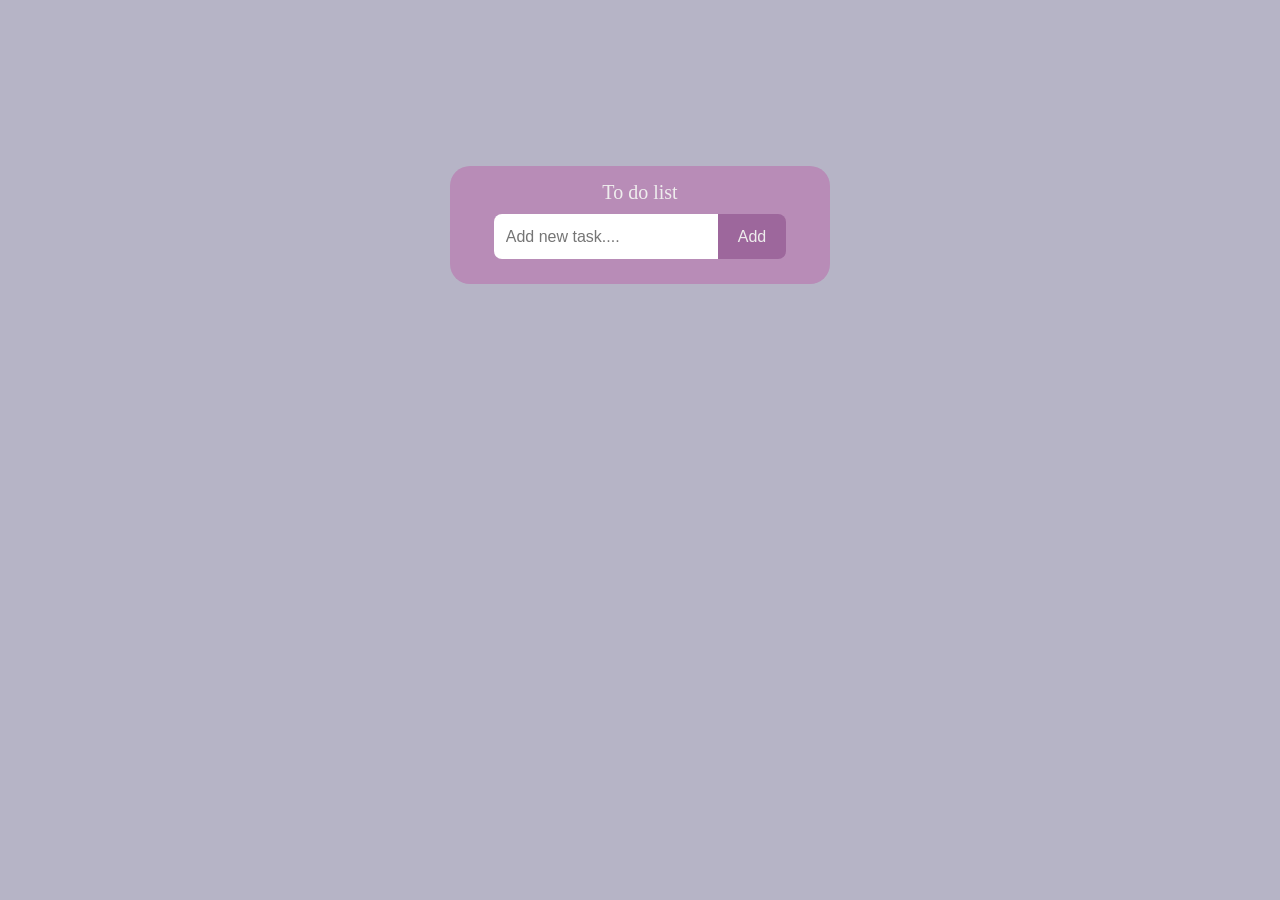
<file: simple-to-do/index.html>
<!DOCTYPE html>
<html lang="en">
<head>
    <meta charset="UTF-8">
    <meta name="viewport" content="width=device-width, initial-scale=1.0">
    <link rel="stylesheet" href="style.css">

    <title>To-do list</title>
</head>
<body>
    <div class="search-box">
        <label>To do list</label>
        <div class="input-box">
        <input type="text" id="taskInput" placeholder="Add new task...." required>
        <button class="btn" onclick="addtask()">Add</button>
        </div>
        <ul id="taskList"></ul>
    </div>
    <script src="todo.js"></script>
</body>
</html>
</file>
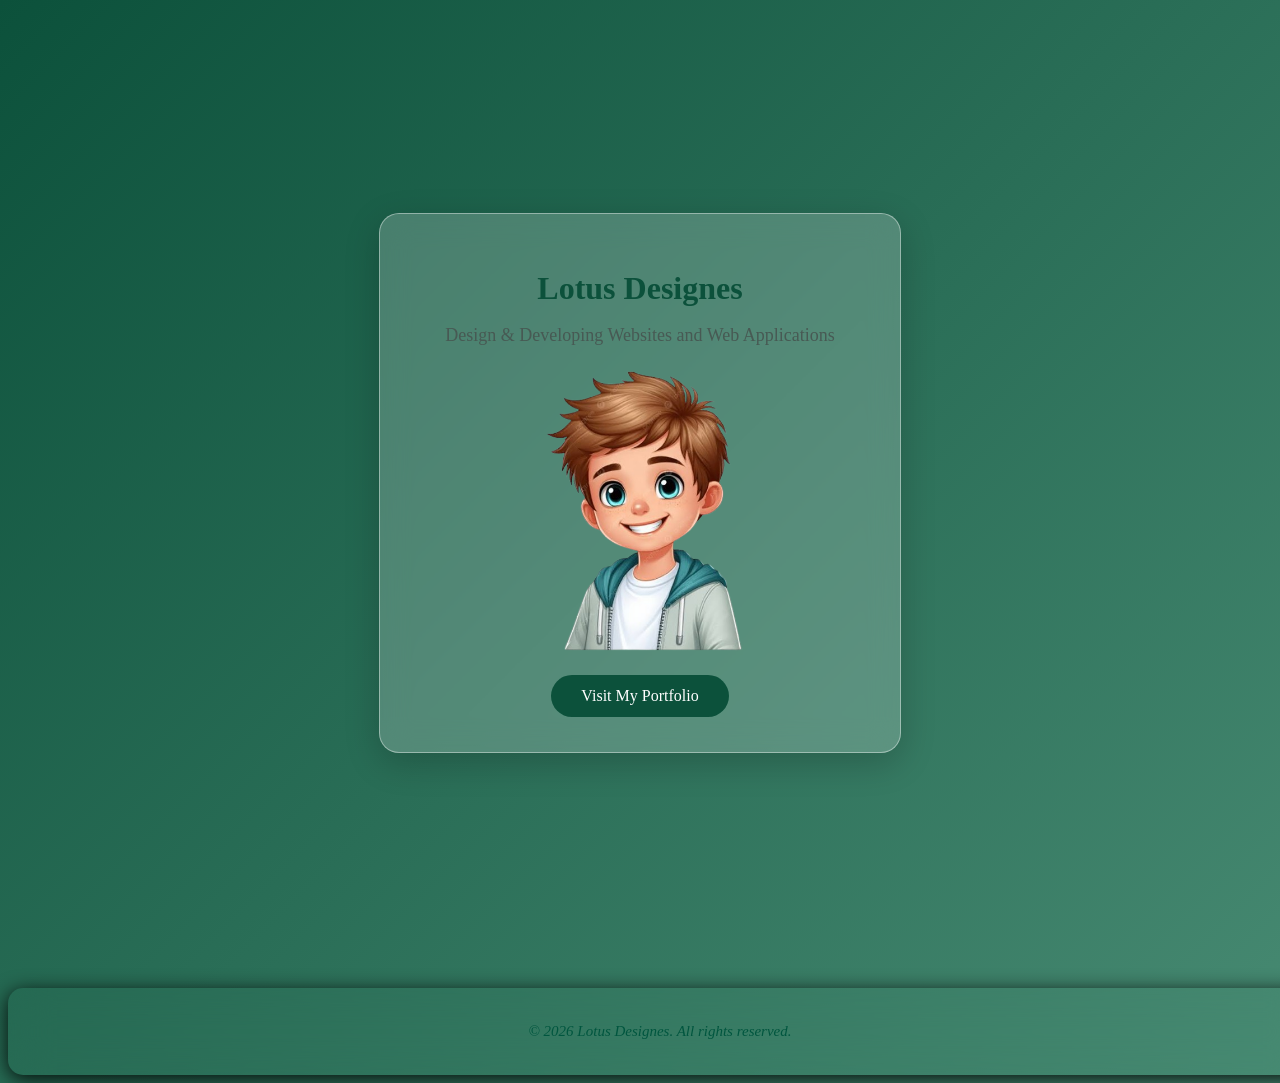
<file: currency_converter/about/index.html>
<!DOCTYPE html>
<html lang="en">
<head>
    <meta charset="UTF-8">
    <meta name="viewport" content="width=device-width, initial-scale=1.0">
    <title>Money Converter| About us</title>
      <!-- Website Icon -->
    <link rel="icon" type="image/png" href="Flat Currency Exchange Icon.png">

    <link rel="stylesheet" href="style.css">

</head>
<body>

    <main class="container">

        <div class="company-card">

            <!-- Company Name -->
            <h1 class="company-name">
                Lotus Designes
            </h1>

            <!-- Company Job -->
            <p class="company-job">
             Design & Developing Websites and Web Applications
            </p>

            <!-- Company   Image -->
            <div class="company-image">
                <img src="img/studentka2.png"
                     alt="company Profile">                 
            </div>

            <!-- Portfolio Button -->
            <a href="/index.html" class="portfolio-btn">
                Visit My Portfolio
            </a>

        </div>

    </main>

</body>
    <footer class="footer">
        <p>&copy; 2026 Lotus Designes. All rights reserved.</p>
    </footer>
</html>
</file>
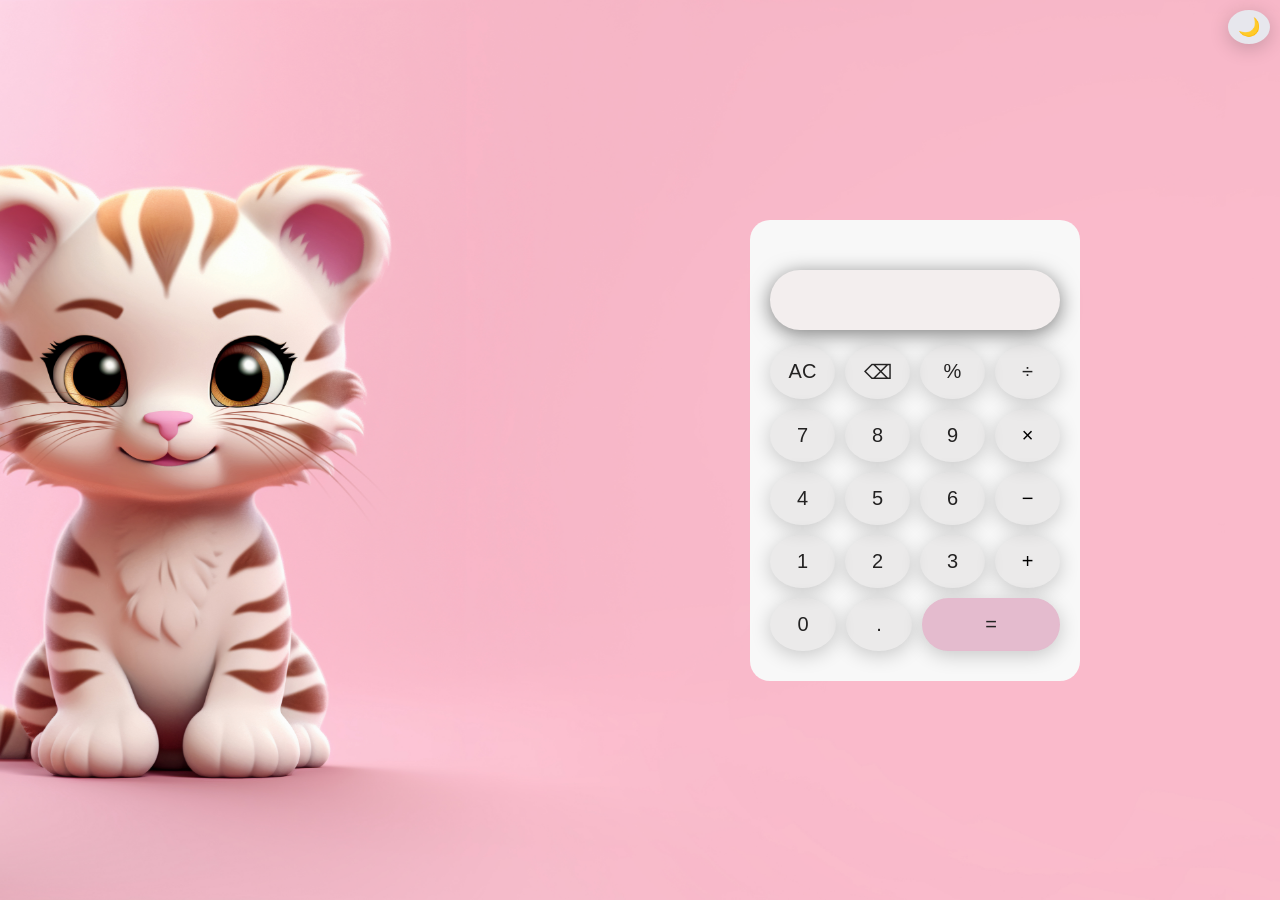
<file: calculator-app/front.html>
<!DOCTYPE html>
<html lang="ar">
<head>
  <meta charset="UTF-8">
  <title> pinky calculator</title>
  <meta name="viewport" content="width=device-width, initial-scale=1.0">
  <link rel="stylesheet" href="style.css">
</head>
<body>
  <div class="calculator">
    <input type="text" id="display" disabled>

    <div class="buttons">
      <div class="row">
        <button onclick="clearDisplay()">AC</button>
        <button onclick="deleteLast()">⌫</button>
        <button onclick="appendValue('%')">%</button>
        <button onclick="appendValue('/')">÷</button>
      </div>

      <div class="row">
        <button onclick="appendValue('7')">7</button>
        <button onclick="appendValue('8')">8</button>
        <button onclick="appendValue('9')">9</button>
        <button class="pink" onclick="appendValue('*')">×</button>
      </div>
      

      <div class="row">
        <button onclick="appendValue('4')">4</button>
        <button onclick="appendValue('5')">5</button>
        <button onclick="appendValue('6')">6</button>
        <button class="pink" onclick="appendValue('-')">−</button>
      </div>

      <div class="row">
        <button onclick="appendValue('1')">1</button>
        <button onclick="appendValue('2')">2</button>
        <button onclick="appendValue('3')">3</button>
        <button class="pink" onclick="appendValue('+')">+</button>
      </div>

      <div class="row">
        <button onclick="appendValue('0')">0</button>
        <button onclick="appendValue('.')">.</button>
        <button class="wide" onclick="calculate()">=</button>
      </div>
    </div>
  </div>

  <script src="calculate.js"></script>
  <button id="dark-mode-toggle" onclick="toggleDarkMode()">🌙</button>

</body>
</html>
</file>
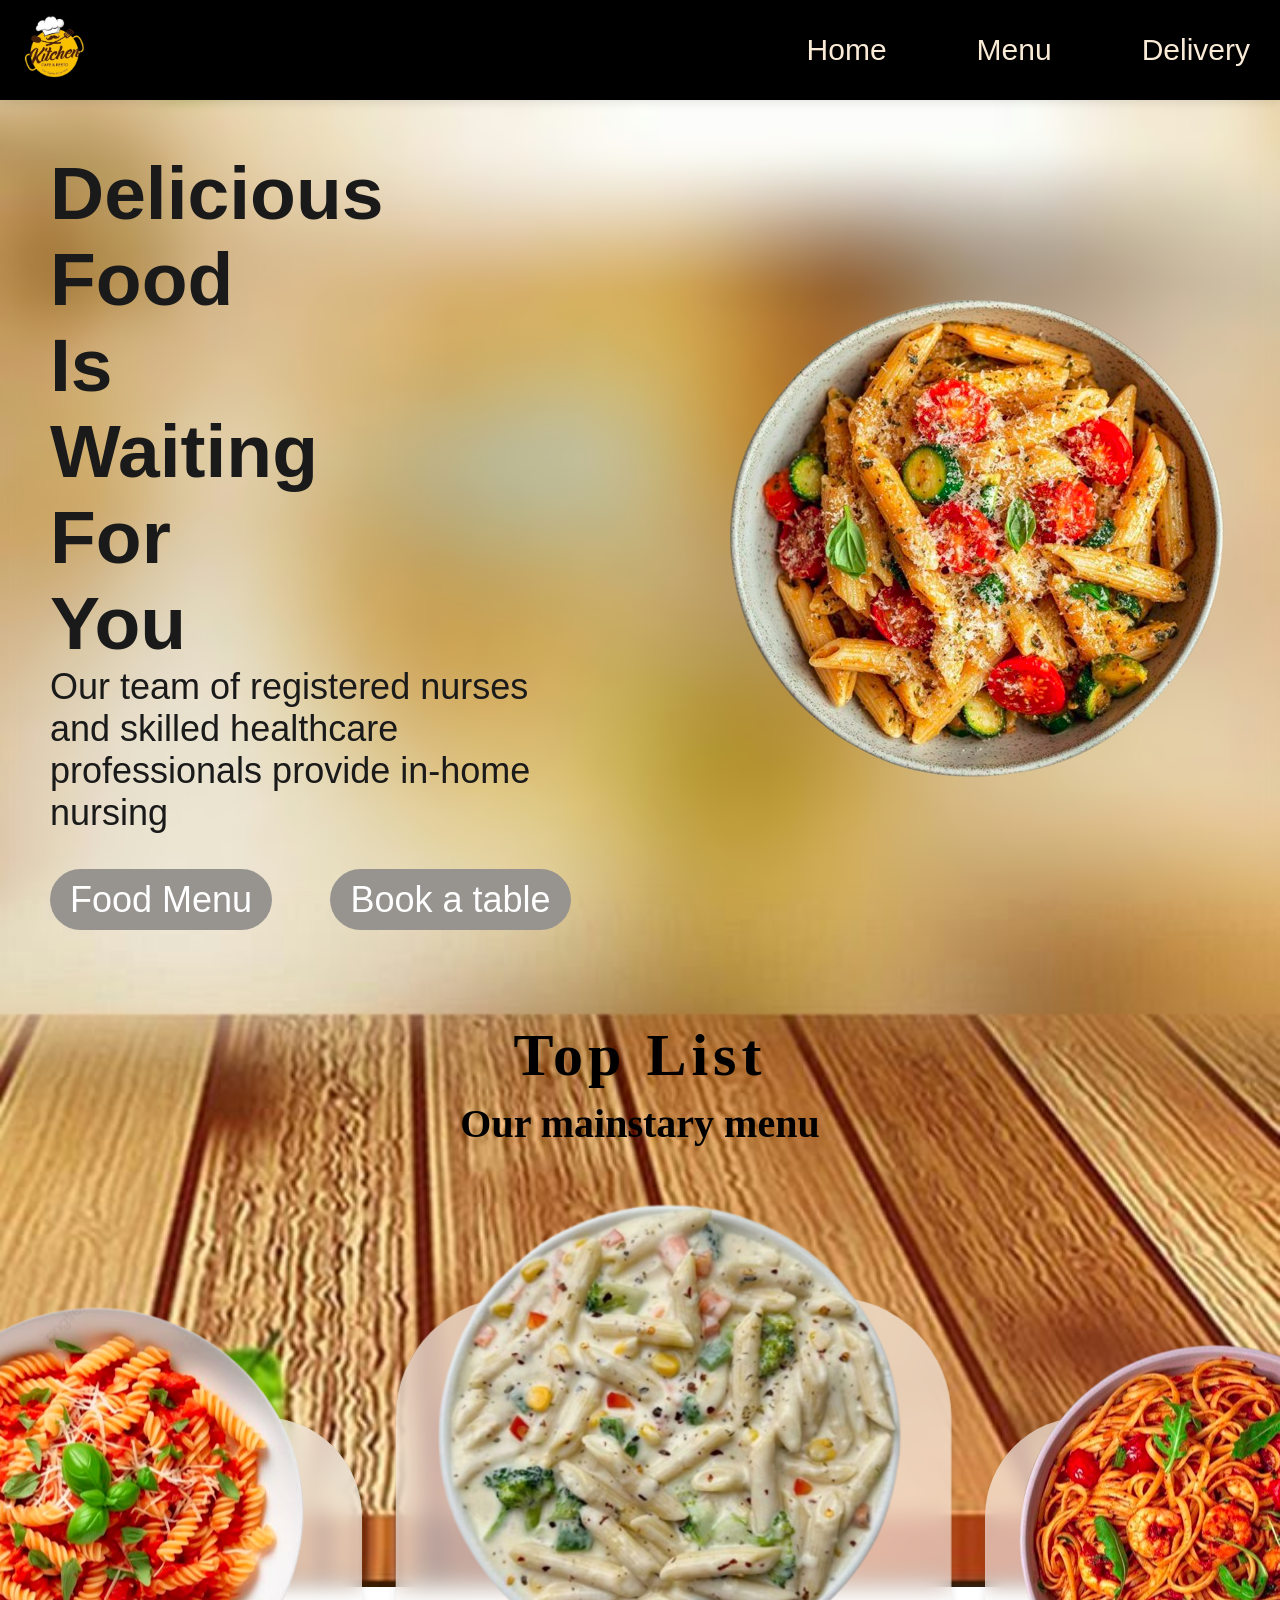
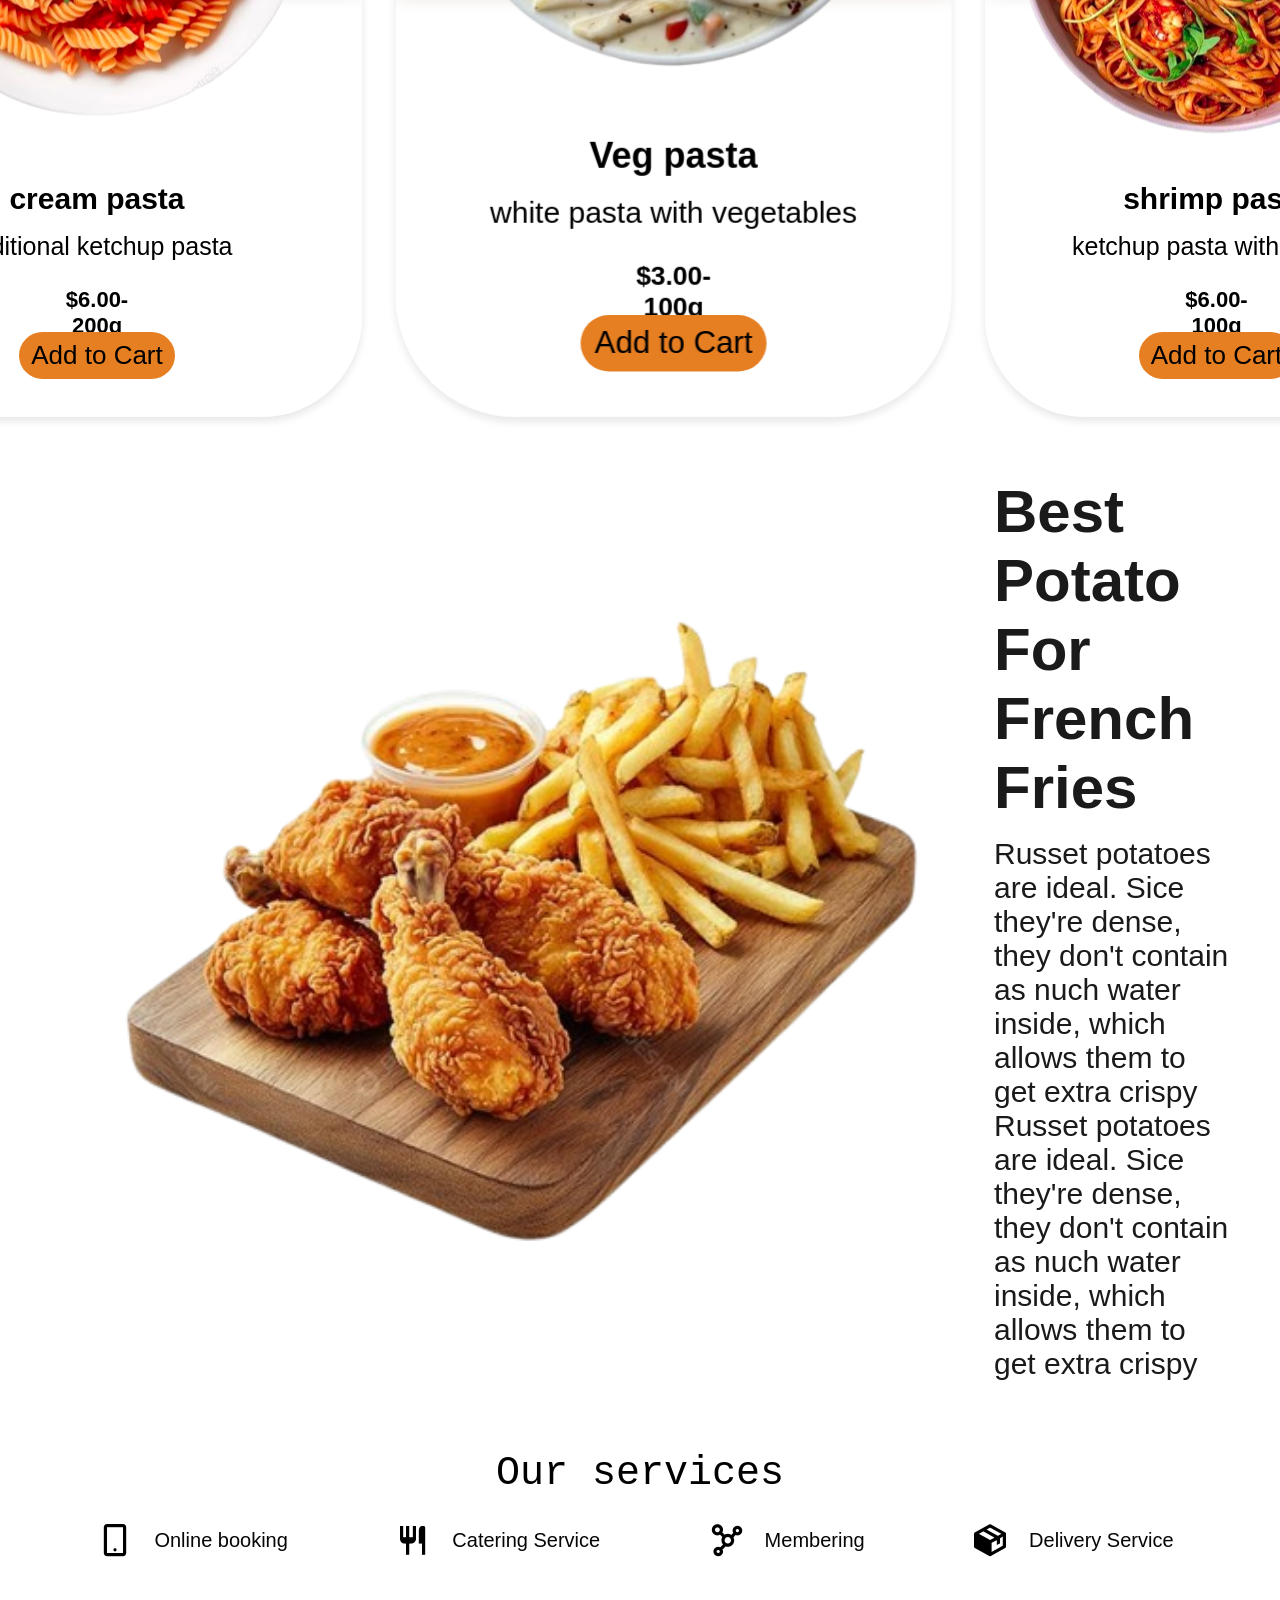
<file: restaurant-website/pastaweb.html>
<!DOCTYPE html>
<html lang="en">

<head>
    <meta charset="UTF-8">
    <meta name="viewport" content="width=device-width, initial-scale=1.0">
    <title>past-mini-restaurant</title>
    <link rel="stylesheet" href="pasta_style.css">
    <link href='https://unpkg.com/boxicons@2.1.4/css/boxicons.min.css' rel='stylesheet'>

</head>

<body>
    <header>
        <div class="logo">
            <img src="img/logoo.png" alt="Bakery Logo">
        </div>
        <nav>
            <ul>
                <li><a href="#">Home</a></li>
                <!-- href="#": The # is a placeholder URL, meaning the link currently does nothing (it stays on the same page). -->
                <li><a target="_blank" href="food_website/food.html">Menu</a></li>
                <li><a href="#">Delivery</a></li>
                <!-- <li><a href="#">Locations</a></li>
                <li><a href="#">Contact</a></li> -->
            </ul>
        </nav>
    </header>

    <section class="hero">

        <div class="hero-text">
            <h2>Delicious Food Is Waiting For You</h2>
            <p>Our team of registered nurses and skilled healthcare professionals provide in-home nursing</p>
            <a target="_blank" href="food_website/food.html" class="btn">Food Menu</a>
            <a href="#" class="btn2">Book a table</a>

        </div>

        <div class="hero-image">
            <img src="img/vegpas-removebg-preview.png" alt="main pasta">
        </div>
    </section>

    <section class="favorites">
        <h1>Top List</h1>
        <h2>Our mainstary menu</h2>
        <div class="table">
            <div class="product">
                <img class='psa' src="img/pasta3-removebg-preview.png" alt="cream pasta">
                <h3>cream pasta</h3>
                <span>traditional ketchup pasta </span>
                <h4>$6.00-200g</h4>
                <button>Add to Cart</button>
            </div>
            <div class="product">
                <img src="img/pasta1-removebg-preview.png" alt="veg pasta">
                <h3>Veg pasta</h3>
                <span>white pasta with vegetables</span>
                <h4>$3.00-100g</h4>
                <button>Add to Cart</button>
            </div>
            <div class="product">
                <img src="img/shrimp.png" alt="ketchup pasta">
                <h3>shrimp pasta</h3>
                <span>ketchup pasta with shrimp</span>
                <h4>$6.00-100g</h4>
                <button>Add to Cart</button>
            </div>

        </div>
    </section>

    <section class="fries">
        <div class="fries-image">
            <img src="img/fff-removebg-preview.png" alt="main pasta">
        </div>

        <div class="fries-text">
            <h1>Best Potato For French Fries </h1>
            <p>Russet potatoes are ideal.
                Sice they're dense, they
                don't contain as nuch water inside,
                which allows them to get extra crispy</p>
            <p>Russet potatoes are ideal.
                Sice they're dense, they
                don't contain as nuch water inside,
                which allows them to get extra crispy</p>
        </div>

    </section>


    <section class="dawi">
        <p>Our services</p>
        <ul>
            <li><i class='bx bx-mobile-alt'></i><a href="#">Online booking</a></li>
            <li><i class='bx bx-restaurant'></i><a href="#">Catering Service</a></li>
            <li><i class='bx bx-network-chart'></i><a href="#">Membering</a></li>
            <li><i class='bx bxs-package'></i><a href="#">Delivery Service</a></li>
            </ul>
    </section>

    <footer class="footer">
        <p>&copy; 2025 FoodEat. All rights reserved.</p>
    </footer>
</body>

</html>
</file>
<file: simple-to-do/style.css>
*{
    margin: 0;
    padding: 0;
}

body{
    background: rgb(182, 180, 198);
    display: flex;
    justify-content: center;
    align-items: center;
    min-height: 50vh;
}

.search-box{
    display: flex;
    flex-direction: column;
    justify-content: center;
    align-items: center;
    gap: 10px; 
    color:#eeeded;
    background: rgb(184, 140, 183);
    border-radius: 20px;
    width: 350px;
    /* height: 150px; */
    /* border: 4px solid rgba(18, 17, 17, 0.2); */
    font-size: 20px; 
    padding: 15px;
}

.input-box {
    display: flex;    
}


.input-box input, button{
    height: 45px;
    font-size: 16px;
    border:none;
    outline: none;
}

.input-box input{
    flex: 1;
    padding: 0 12px;
    border-radius: 8px 0 0 8px;
}

.input-box button{
    padding: 0 20px;
    cursor: pointer;
    border-radius: 0 8px 8px 0;
    background-color: rgb(157, 103, 156);
    color:#eeeded;
}



#taskList{
    list-style: none;
    width: 100%;
    padding: 0;
}

#taskList li{
    width: 80%;
    background: rgba(255,255,255,0.15);
    margin: 5px auto;
    padding: 8px 12px;
    border-radius: 10px;
    display: flex;
    justify-content: space-between;
    align-items: center;
    color: white;
    border: 1px solid rgba(255,255,255,0.3);
}

.delete-btn{
    background: red;
    border: none;
    color: white;
    border-radius: 50%;
    width: 24px;
    height: 24px;
    cursor: pointer;
    font-weight: bold;
}

.delete-btn:hover{
    background: rgb(173, 167, 167);
}
</file>
<file: currency_converter/about/style.css>
body {
    min-height: 100vh;
    background: linear-gradient(
        135deg,
        #0c513b,
        #478a72,
        #e8e1dc,
        #0c513b
    );
    background-size: 300% 300%;
    animation: gradientMove 12s ease infinite;
}

@keyframes gradientMove {
    0% {
        background-position: 0% 50%;
    }

    50% {
        background-position: 100% 50%;
    }

    100% {
        background-position: 0% 50%;
    }
}

@media (prefers-reduced-motion: reduce) {
    body {
        animation: none;
    }
}


/* Center Company Card */
.container {
    min-height: 100vh;
    display: flex;
    justify-content: center;
    align-items: center;
    padding: 25px;
}


/* Company Card */
.company-card {
    width: 100%;
    max-width: 450px;
    padding: 35px;
    text-align: center;

    background: rgba(255, 255, 255, 0.2);
    backdrop-filter: blur(15px);

    border: 1px solid rgba(255, 255, 255, 0.4);
    border-radius: 20px;

    box-shadow: 0 10px 35px rgba(0, 0, 0, 0.2);
}


/* Company Name */
.company-name {
    color: #0c513b;
    font-size: 32px;
    margin-bottom: 15px;
}

/* Company Description */
.company-job {
    color: #485a54;
    font-size: 18px;
    margin-bottom: 25px;
}

/* Company Image */
.company-image img {
    width: 100%;
    max-width: 280px;
    height: auto;
    object-fit: contain;
}

/* Portfolio Button */
.portfolio-btn {
    display: inline-block;
    margin-top: 20px;
    padding: 12px 30px;

    background: #0c513b;
    color: white;
    text-decoration: none;

    border-radius: 30px;
    transition: 0.3s;
}

.portfolio-btn:hover {
    background: #167a5b;
    transform: translateY(-3px);
}

/* Mobile */
@media (max-width: 600px) {
    .company-card {
        padding: 25px 20px;
    }

    .company-name {
        font-size: 26px;
    }
}


.footer {
    margin-top: auto;
    width: 100%;
    text-align: center;
    padding: 20px;
    margin-top: 30px;
    background: transparent;
    border-radius: 15px;
    box-shadow: 0 4px 20px rgba(0, 0, 0, 0.9);
    backdrop-filter: blur(20px);
}

.footer p {
    color: #00563f;
    font-size: 15px;
    font-style: italic;
}
</file>
<file: calculator-app/style.css>
* {
  box-sizing: border-box;
}

html, body {
  width: 100%;
  overflow-x: hidden;
}

body {
    margin: 0;
    padding: 0;
    /* background-color: #dfb4dd; */
    background-image: url("cute-tiger-studio-with-copy-space.jpg");
    background-repeat: no-repeat; /* لا تكرر الصورة */
    background-size: cover;       /* تجعل الصورة تغطي كل الشاشة */
    background-position: center;  /* تركز الصورة في المنتصف */
    display: flex;
    justify-content: center;
    align-items: center;
    height: 100vh;
    font-family: sans-serif;
  }
  
  .calculator {
    background-color: #f8f8f8;
    border-radius: 20px;
    padding: 20px;
    width: 330px;
    /* max-width: 330px; */
    padding-top: 50px;
  }
  
  #display {
    width: 100%;
    height: 60px;
    font-size: 28px;
    margin-bottom: 15px;
    text-align: right;
    padding: 10px;
    border: none;
    border-radius: 45px;
    background-color: #f3eeee; 
    color: #d3709e;
    box-shadow: 0 4px 20px rgba(0, 0, 0, 0.5); /* ظل حول الحواف */
  }
  
  .buttons .row {
    display: flex;
    gap: 10px;
    margin-bottom: 10px;
  }
  
  button {
    flex: 1;
    font-size: 20px;
    padding: 15px;
    border: none;
    border-radius: 50%;
    background-color: #b0a8a830;
    color: rgb(35, 34, 34);
    cursor: pointer;
    transition: 0.2s;
    box-shadow: 0 4px 20px rgba(0, 0, 0, 0.2); /* ظل حول الحواف */
  }
  
  button:hover {
    background-color: #e4bbce;
  }
  
  button.pink {
    background-color: #b0a8a830;
  }
  
  button.pink:hover {
    background-color: #e4bbce;
  }
  
  button.pink {
    background-color: #b0a8a830;
    color: black;
  }
  
  button.wide {
    flex: 3;
    border-radius: 40px;
    background-color: #e4bbce;
  }
  

  #dark-mode-toggle {
    position: fixed;           /* يبقيه في مكان ثابت */
    top: 10px;                 /* مسافة من الأعلى */
    right: 10px;               /* مسافة من اليمين */
    padding: 6px 10px;         /* حجم صغير ولطيف */
    font-size: 18px;           /* حجم الأيقونة */
    border: none;
    border-radius: 50%;        /* شكل دائري */
    background-color: #e7e7ed;    /* لون داكن مريح */
    color: white;
    cursor: pointer;
    z-index: 1000;             /* يبقيه فوق كل العناصر */
    transition: background 0.3s;
  }
  
  #dark-mode-toggle:hover {
    background-color: #666;
  }

  

/* darkmode */
body.dark {
  background-color: #121212;
  color: white;
}

body.dark .calculator {
  background-color: #1e1e1e;
}

body.dark button {
  background-color: #333;
  color: white;
}

body.dark button:hover{
  background-color: #e4bbce;
  color: rgb(17, 14, 14);
}

body.dark button.gray {
  background-color: #555;
  color: white;
}


@media (max-width: 480px) {
    body {
    align-items: flex-start;
    padding-top: 60px;
  }
  .calculator {
    width: 80%;
    max-width: none;
    padding: 20px;
  }

  button {
    font-size: 20px;
    padding: 18px;
  }

  #display {
    font-size: 28px;
    height: 60px;
  }
}

@media (min-width: 768px) {
  body {
    justify-content: flex-end; /* يحطها يمين */
    padding-right: 200px; /* مسافة عن الحافة */
  }
}
</file>
<file: restaurant-website/pasta_style.css>
*{
    margin: 0;
    padding: 0;
    font-family: sans-serif;
    box-sizing: border-box;
}

body {
    margin: 0;
    padding: 0;
    font-family: Arial, sans-serif;

    /* الخلفية */
    background-image: url("img/ss.jpg");  /* مسار الصورة */
    background-repeat: no-repeat;         /* لا تكرر الصورة */
    background-size: cover;               /* تغطي كامل المساحة */
    background-position: center center;   /* توضع في المنتصف */
    background-attachment: fixed;         /* تبقى ثابتة عند التمرير */

}
/* إضافة طبقة blur فوق الخلفية */
body::before {
    content: "";
    position: fixed;
    inset: 0;
    backdrop-filter: blur(8px);
    z-index: -1;
}

header {
    display:flex;
    justify-content: space-between;
    align-items: center;
    padding:10px;
    background: black;
    height: 100px; 
    box-shadow: 0 2px 10px rgba(0,0,0,0.1);
}

.logo img {
    width: 120px;
    height: 80px;
    /* position:  absolute;  */
    /* تحديد الموقع المطلق */
    /**إذا كنت تستخدم هيدر (Header)، وتريد الشعار داخله، يمكنك استخدام position: fixed; بدلاً من absolute; ليبقى في مكانه عند التمرير.*/
    
    top: 0px;  /* المسافة من الأعلى */
    left: 0px; /* المسافة من اليسار */
    width: 90px; /* تصغير الحجم حسب الحاجة */
    height: auto; /* الحفاظ على نسبة الأبعاد */
}

nav ul {
    display: flex;
    list-style: none;
    gap: 50px;
    margin: 0;
    padding: 0;
}
nav ul li{margin:0 15px}
nav ul a{
    display: inline-block; 
    padding: 5px;
    text-decoration: none;
    transition: 0.2s ease-in; 
    font-size: 30px;  
    color: rgb(250, 235, 215); 
}

nav ul a:hover{
    text-decoration: none;
    color: rgb(0, 0, 0);
    font-size: 35px;
    cursor: pointer;
    background-color: #e67e22;
    border-radius: 40px;
}

.hero {
    display: flex;
    align-items: center; /* لضبط العناصر على نفس الخط */
    justify-content: space-between; /* يوزع العناصر بين اليمين واليسار */
    /* width: 100vw; */
    padding: 50px; /* تأكد من وجود تباعد متناسق */
}


.hero-text {
    max-width: 45%;
    color: #1a1a1a;
    font-size:30px;
    text-align: left;
}

.hero-text h2 {
    max-width: 50%;
    color: #1a1a1a;
    text-align: left; /* تأكد أن النص في الجهة اليسرى */
    font-size: 2.5em;
    margin-bottom: 0px;
}

.hero-text p {
    font-size: 1.2em;
    margin-bottom: 45px;
}

.hero-image {
    width: 100%; /* جعل حجم الصورة مماثلاً للنص */
    max-width: 500px;
    display: flex;
    justify-content: center;
     /* وسط الصورة داخل القسم الخاص بها */

}

.hero-image img{
    width: 800px;
    height: auto;
     /* يحافظ على تناسب الأبعاد */  
}

.btn {
    background: #979490;
    padding: 10px 20px;
    color: white;
    text-decoration: none;
    border-radius: 90px;
    font-size: 1.2em;
    margin-right: 50px;
 
}

.btn:hover{
    background: #e67e22;
    cursor: pointer;
    color: #1a1a1a;
}

.btn2 {
    background: #979490;
    padding: 10px 20px;
    color: white;
    text-decoration: none;
    border-radius: 90px;
    font-size: 1.2em;}

.btn2:hover{
    background: #e67e22;
    cursor: pointer;
    color: #1a1a1a;
}

.favorites{
    padding: 50px 0}

.favorites h1 {
    font-family:Georgia, 'Times New Roman', Times, serif;
    display: flex;
    justify-content: center;
    color: black;
    font-size: 60px;
    letter-spacing: 5px;
    margin-bottom: 10px;
}

.favorites h2 {
    font-family:'Times New Roman', Times, serif;
    display: flex;
    justify-content: center;
    color: black;
    font-size:40px;
}

.table{
    display: flex;
    justify-content: center;
    align-items: center;
    gap: 80px;
    margin-top: 50px;

}

.product{
    background: rgba(255,255,255,0.6); /*ابيض شفاف*/
    backdrop-filter: blur(10px); /*يعطي تاثير زججاجي خفيف*/
    box-shadow: 0 4px 8px rgba(0,0,0,0.1);
    text-align: center;
    padding: 15px;
    border-radius: 100px;
    display: flex;
    flex-direction: column;
    justify-content: flex-start;
    align-items: center;
    transform: translateY(10%);
    margin-top: 160px;
    position: relative;
    height: 600px;
    transition: transform 0.3s ease-in-out;
}

.product img{
    transform: translateY(-35%);
    padding-top: 10px;
    }


.product h3{
    font-size: 30px;
    color: black;
    position:absolute;
    padding-top: 350px;
}

.product span{
    position: absolute;
    padding-top: 400px;
    font-size: 25px;
    color: black;
}

.product h4{
    position: absolute;
    padding: 450px;
    font-size: 22px;
    color:black;
    margin-top:5px;
}

.product button{
    position: absolute;
    font-size: 26px;
    background: #e67e22;
    color: black;
    border:none;
    padding: 8px 12px;
    border-radius: 25px;
    margin-top: 500px;

}

button:hover{
    color: black;
    cursor: pointer;
    font-size: medium;
    
}

.product:nth-child(2){
    transform: scale(1.2);  
    /*تكبير العنصر الاوسط*/
    background: (255,193,7,0.2);
} 



.fries{
    display: flex;
    align-items: center; /* لضبط العناصر على نفس الخط */
    justify-content: space-between; /* يوزع العناصر بين اليمين واليسار */
    padding: 50px; /* تأكد من وجود تباعد متناسق */
 
    
}
.fries .fries-image{
    width: 80%; /* جعل حجم الصورة مماثلاً للنص */
    display: flex;
    justify-content: center;

}

.fries img{
    width: 1000px;
    height: auto;
}
.fries-text{
    max-width: 50%;
    color: #1a1a1a;
    font-size:30px;
}


.fries-text h1{
    font-family: 'Lucida Sans Unicode', 'Lucida Grande', 'Lucida Sans', Arial, sans-serif;
    font-size: 60px;
    margin-bottom: 15px;
}

.fries-text p{
    font-family:'Segoe UI', Tahoma, Geneva, Verdana, sans-serif;
    font-size: 30px;
}

.dawi{
    color: black;
}
.dawi p{
    font-family: 'Courier New', Courier, monospace;
    text-align: center;
    font-size: 40px;
    margin-bottom: 25px;
}

.dawi ul {
    font-family:'Segoe UI', Tahoma, Verdana, sans-serif;
    display: flex;
    justify-content: space-evenly;  /* توزيع العناصر بالتساوي عبر السطر */
    text-align: center;
    list-style: none;
    gap: 10px;
    margin: 0;
    padding: 0;
    padding-right: 10px;

}

.dawi ul li{
    display: flex;
    align-items: center;  /* يجعل الرمز والنص في نفس السطر */
  
    font-size: 1.2em;  /* تكبير حجم الخط */
    gap: 10px;
}

.dawi ul i {
    margin-right: 10px;  /* المسافة بين الرمز والنص */
    font-size: 2em;  /* تكبير حجم الرمز */
}

.dawi ul a{
    display: inline-block; 
    text-decoration: none;
    transition: 0.2s ease-in; 
    font-size: 20px;  
    color: rgb(6, 6, 6); 
}

/* إضافة تأثير عند التمرير على العناصر */
.dawi ul li a:hover {
    color: #e67e22;
    text-decoration: none;
}

.footer{
    margin-top: 50px;
    text-align: center;
    color: black;
    font-size: 15px;
}

/* التعديلات الخاصة بأجهزة المحمول */
@media screen and (max-width: 768px) {
    body {
        background-attachment: scroll; /* جعل الخلفية تتنقل مع الصفحة */
    }

    header {
        flex-direction: column;
        text-align: center;
        height: auto;
        padding: 10px;
    }

    .logo img {
        width: 80px;
        height: auto;
    }

    nav ul {
        flex-direction: column;
        gap: 20px;
        text-align: center;
    }

    .hero {
        flex-direction: column;
        align-items: center;
        padding: 30px;
    }

    .hero-text {
        max-width: 100%;
        text-align: center;
        font-size: 1.5em;
    }
    .hero-text h2 {
        max-width: 100%;
        font-size: 1.8em;
    }
    .hero-image {
        width: 100%;
        margin-top: 20px;
        width: 100%;
    }

    .hero-image img {
        width: 100%;
        height: auto;
    }
    .table {
        flex-direction: column;
        align-items: center;
    }
    .favorites .table {
        flex-direction: column;
        gap: 40px;
    }

    .product {
        width: 90%;
        transform: translateY(0%);
        margin-top: 0;
        border-radius: 30px;
    }

    .product img {
        width: 80%;
    }

    .fries {
        flex-direction: column;
        align-items: center;
    }

    .fries-text {
        max-width: 100%;
        /* text-align: center;
        font-size: 1.8em; */
    }

    .fries img {
        width: 90%;
    }

    .dawi ul {
        flex-direction: column;
        gap: 20px;
    }

    .dawi ul li {
        font-size: 20px;
    }
}

/* التعديلات لأجهزة الكمبيوتر اللوحي (من 768px إلى 1024px) */
@media screen and (min-width: 768px) and (max-width: 1024px) {
    .hero {
        padding: 40px;
    }

    .hero-text {
        font-size: 2em;
    }

    .hero-image img {
        width: 70%;
    }

    .favorites .table {
        flex-direction: row;
        gap: 60px;
    }

    .product {
        width: 300px;
        margin-top: 0;
    }

    .product img {
        width: 100%;
    }

    .fries img {
        width: 80%;
    }
}
</file>
